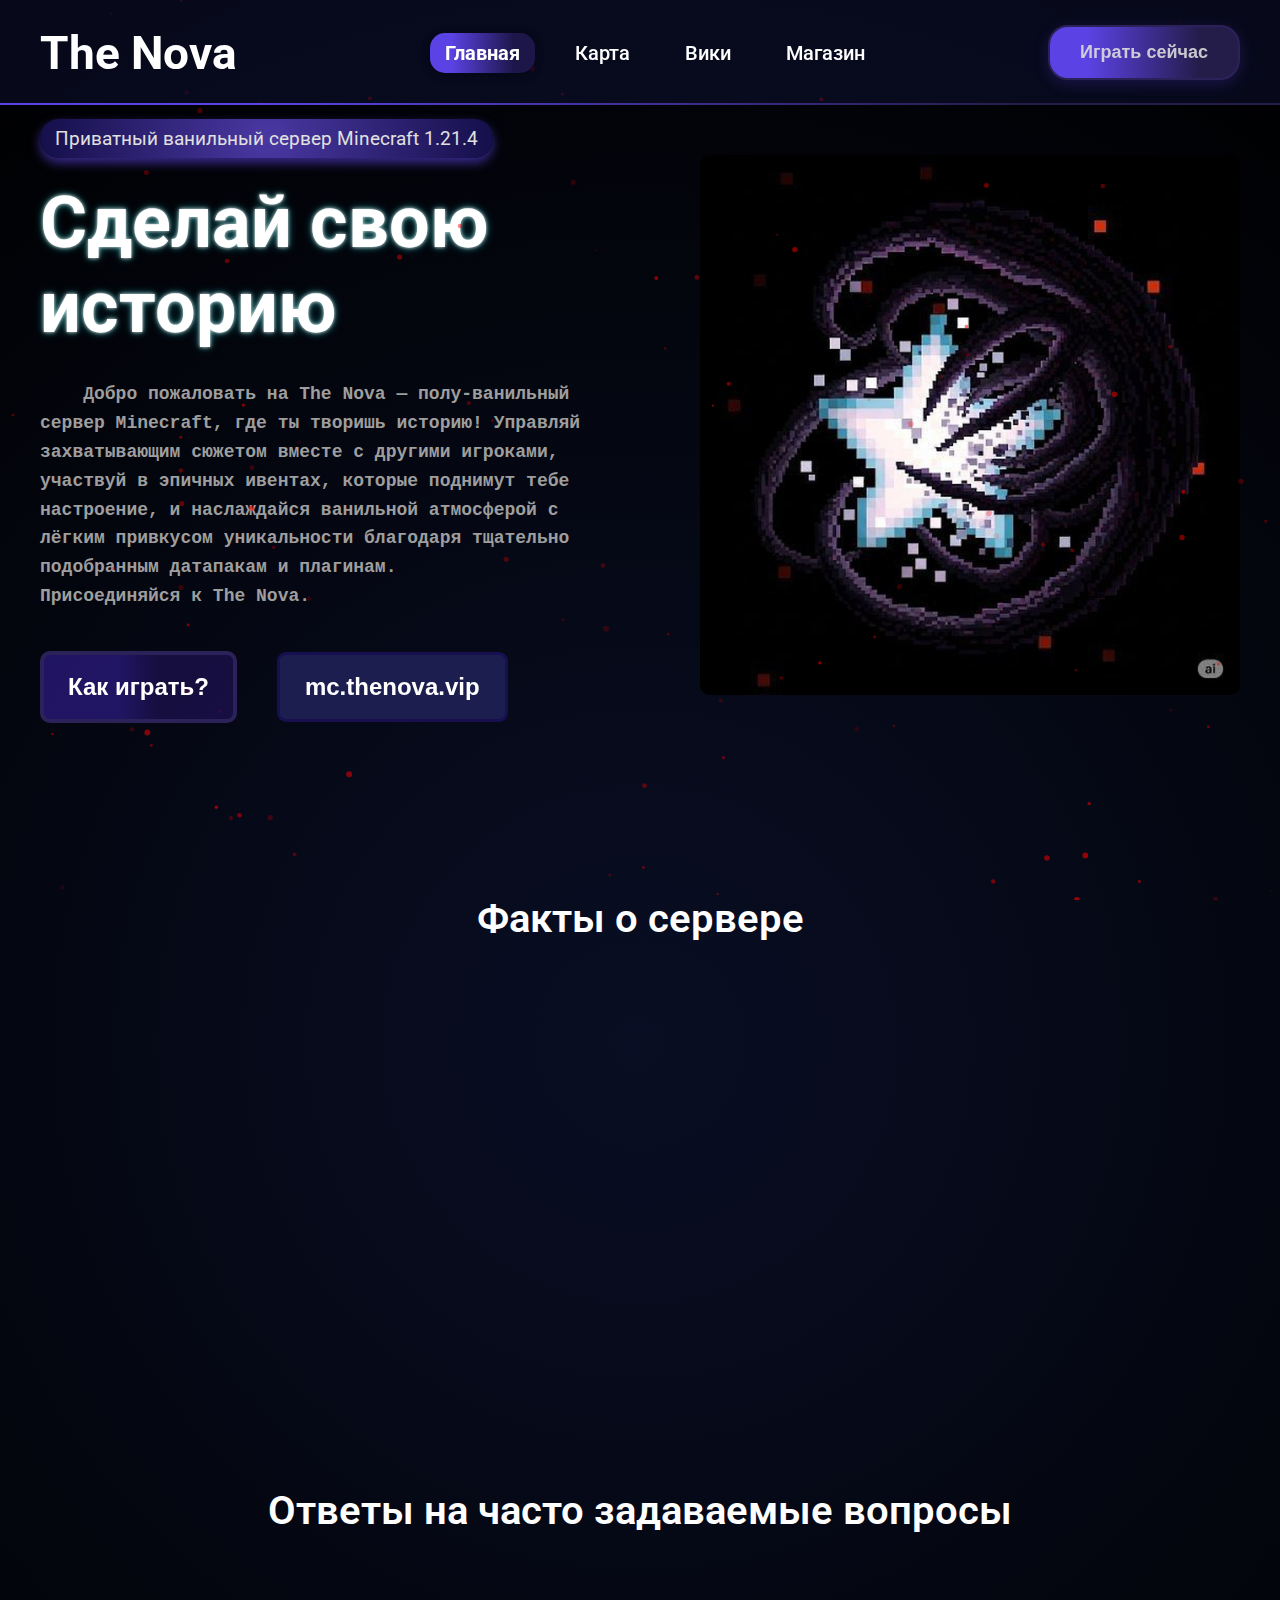
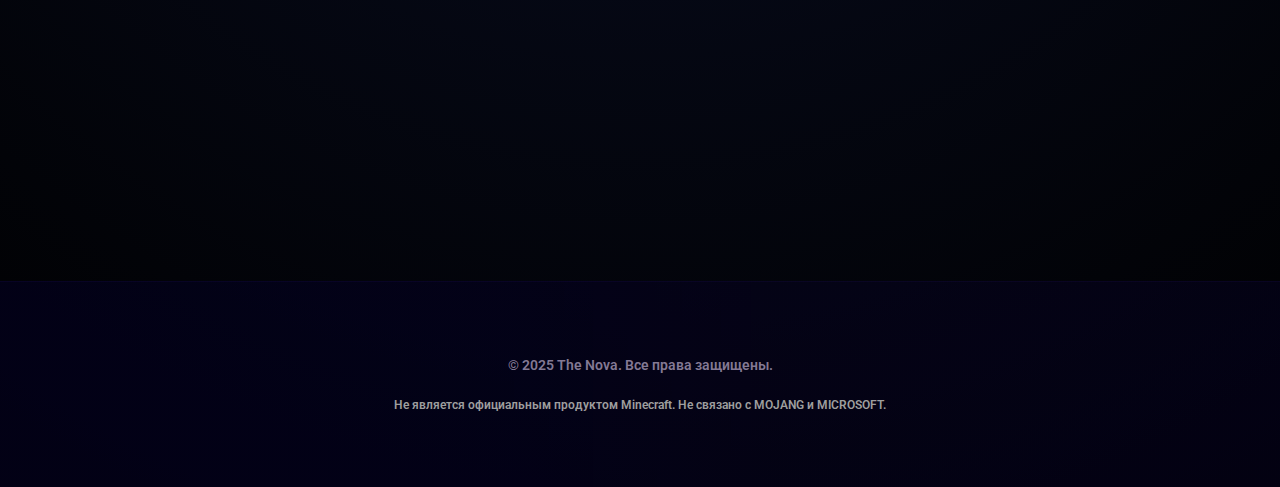
<file: index.html>
<!DOCTYPE html>
<html lang="ru">
<head>
    <meta charset="UTF-8">
    <meta name="viewport" content="width=device-width, initial-scale=1.0">
    <title>The Nova | Minecraft</title>
    <link rel="stylesheet" href="css/main.css">
    <link href="https://fonts.googleapis.com/css2?family=Roboto:wght@400;700&family=Montserrat:wght@700&display=swap" rel="stylesheet">
</head>
<body>
    <canvas id="particles-canvas"></canvas>
    
    <header>
        <div class="container">  
            <div class="logo">The Nova</div>
            <nav>
                <ul>
                    <li><a href="index.html" class="active">Главная</a></li>
                    <li><a href="https://map.thenova.vip/">Карта</a></li>
                    <li><a href="wiki.html">Вики</a></li>
                    <li><a href="#">Магазин</a></li>
                </ul>
            </nav>
            <button id="play-discord" class="btn-play">Играть сейчас</button>
        </div>
    </header>

    <main>
        
        <div class="container main-content">
            <div class="text-content">
                <span class="tag">Приватный ванильный сервер Minecraft 1.21.4</span>
                <h1>Сделай свою историю</h1>
                <p class="description">&nbsp;&nbsp;&nbsp;&nbsp;Добро пожаловать на The Nova — полу-ванильный сервер Minecraft, где ты творишь историю! Управляй захватывающим сюжетом вместе с другими игроками, участвуй в эпичных ивентах, которые поднимут тебе настроение, и наслаждайся ванильной атмосферой с лёгким привкусом уникальности благодаря тщательно подобранным датапакам и плагинам. <br>Присоединяйся к The Nova.</p>
                <div class="buttons">
                    <button id="how-to-play-btn" class="btn-play-action">Как играть?</button>
                    <button id="copy-btn" class="btn-copy">mc.thenova.vip</button>
                </div>
            </div>
            <div class="image-content">
                <img src="img/logothenova.jpg" alt="Персонажи Minecraft">
            </div>
        </div>
    </main>

    <section class="info-cards-section">
        <div class="container">
            <h2 class="section-title">Факты о сервере</h2>
            <div class="info-cards">
                <div class="card">
                    <img src="img/globe.png" alt="Активные игроки">
                    <h3>Активное</h3>
                    <p>Сообщество</p>
                </div>
                <div class="card">
                    <img src="img/wifi.png" alt="Время работы">
                    <h3>99.9%</h3>
                    <p>Время работы</p>
                </div>
                <div class="card">
                    <img src="img/shield-check.png" alt="Поддержка">
                    <h3>24/7</h3>
                    <p>Поддержка</p>
                </div>
                <div class="card">
                    <img src="img/gamepad.png" alt="Обновления">
                    <h3>Постоянные</h3>
                    <p>Обновления</p>
                </div>
            </div>
        </div>
    </section>

    <section class="qa-section" id="faq-section">
        <div class="container">
            <h2 class="section-title">Ответы на часто задаваемые вопросы</h2>

            <div class="qa-content">
                <div id="season-content" class="content-section active">
                    <div class="card">
                        <h4>Когда был вайп?</h4>
                        <p>13 июля 2025</p>
                    </div>
                    <div class="card">
                        <h4>Когда новый сезон?</h4>
                        <p>Приблизительно в середине октября</p>
                    </div>
                    <div class="card">
                        <h4>Сколько длится сезон?</h4>
                        <p>Обычно по полгода (6 месяцев)</p>
                    </div>
                </div>

            </div>
        </div>
    </section>

        <footer>
        <div class="container">
            <h3 class="copyright">
                &copy; 2025 The Nova. Все права защищены.
            </h3>
            <h3 class="disclaimer">
                Не является официальным продуктом Minecraft. Не связано с MOJANG и MICROSOFT.
            </h3>
        </div>
    </footer>

    <script src="js/particle.js"></script>
    <script src="js/script.js"></script>
</body>
</html>
</file>
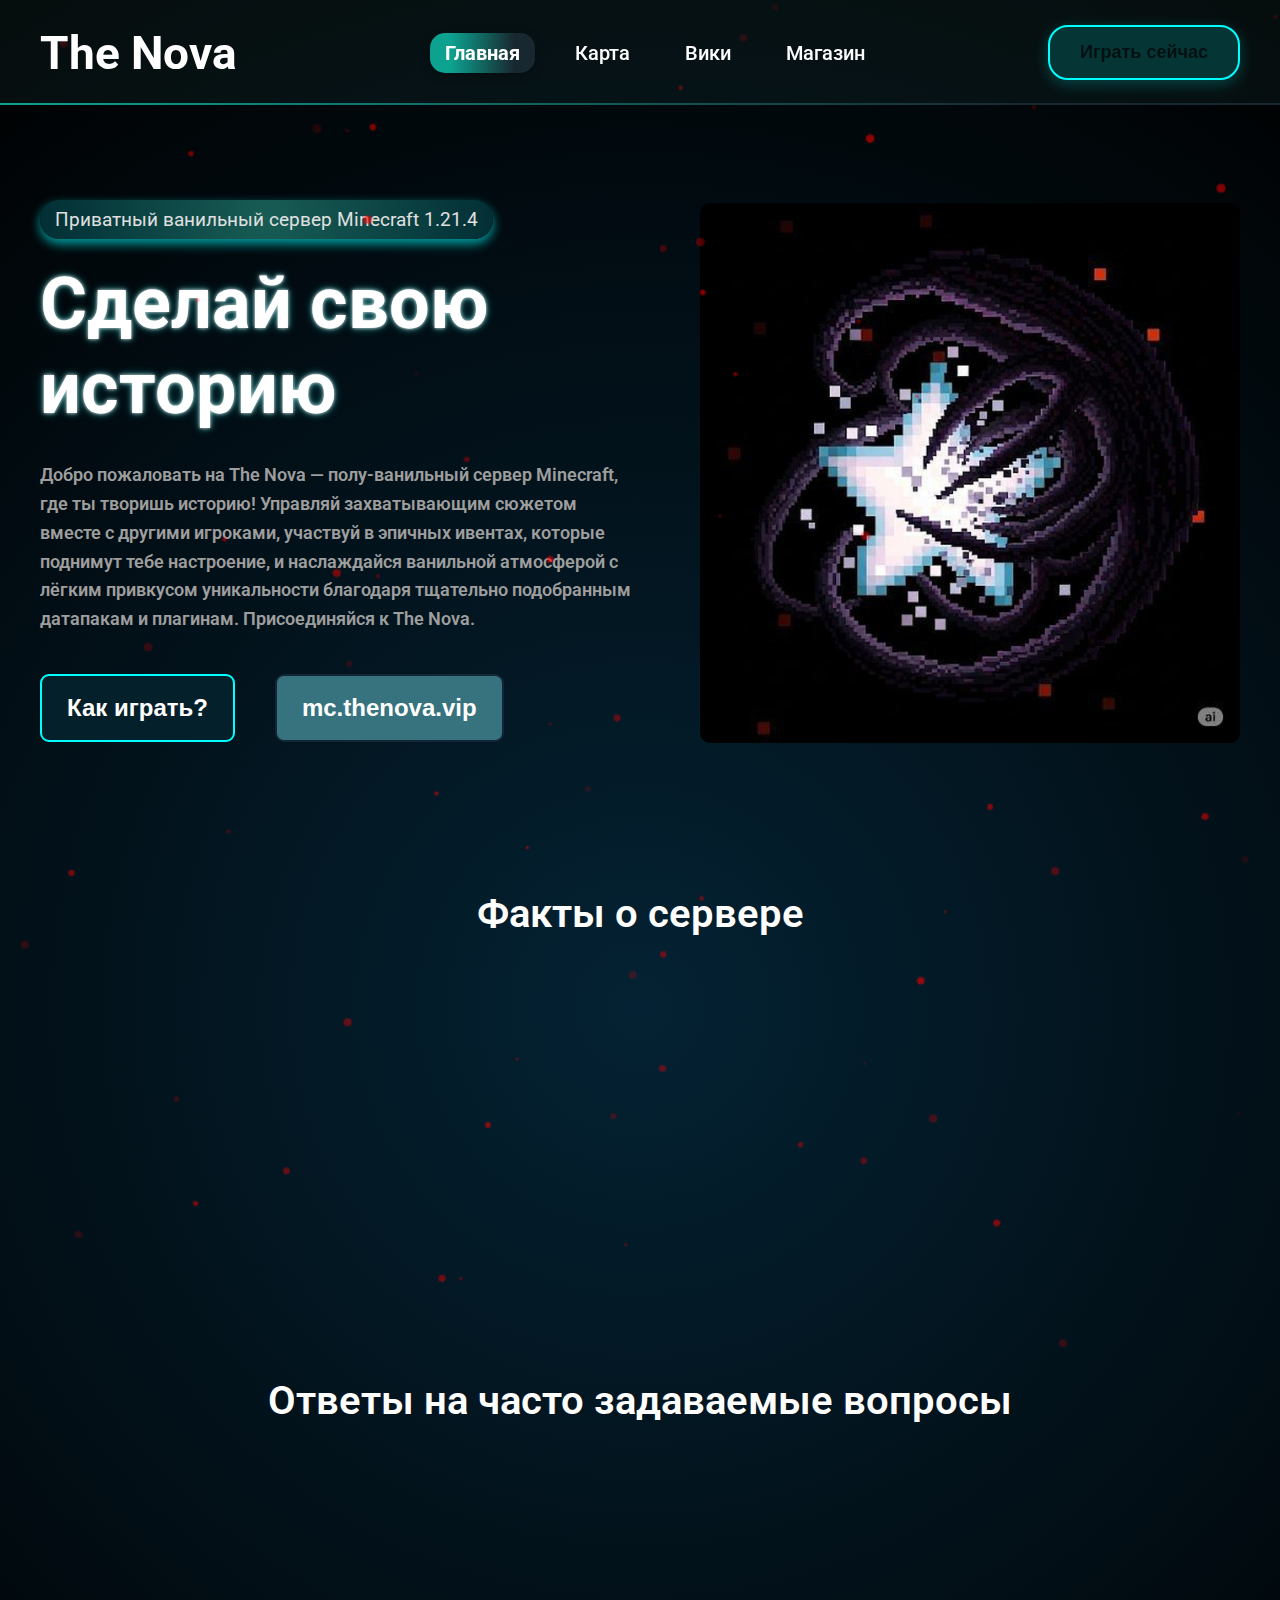
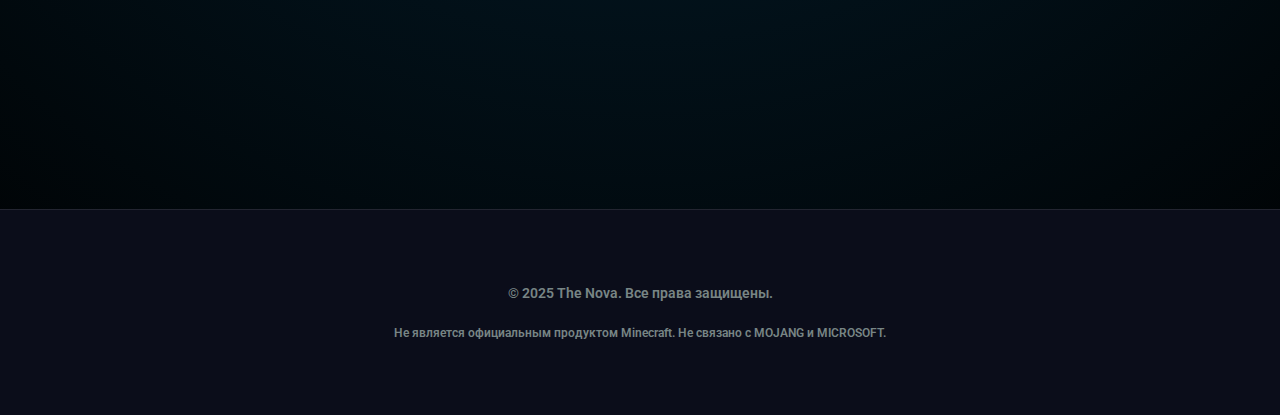
<file: thenova/index.html>
<!DOCTYPE html>
<html lang="ru">
<head>
    <meta charset="UTF-8">
    <meta name="viewport" content="width=device-width, initial-scale=1.0">
    <title>The Nova | Minecraft</title>
    <link rel="stylesheet" href="css/style.css">
    <link rel="preconnect" href="https://fonts.googleapis.com">
    <link rel="preconnect" href="https://fonts.gstatic.com" crossorigin>
    <link href="https://fonts.googleapis.com/css2?family=Roboto:wght@400;700&family=Montserrat:wght@700&display=swap" rel="stylesheet">
</head>
<body>
    <canvas id="particles-canvas"></canvas>
    
    <header>
        <div class="container">  
            <div class="logo">The Nova</div>
            <nav>
                <ul>
                    <li><a href="#" class="active">Главная</a></li>
                    <li><a href="#">Карта</a></li>
                    <li><a href="#">Вики</a></li>
                    <li><a href="#">Магазин</a></li>
                </ul>
            </nav>
            <button id="play-discord" class="btn-play">Играть сейчас</button>
        </div>
    </header>

    <main>
        
        <div class="container main-content">
            <div class="text-content">
                <span class="tag">Приватный ванильный сервер Minecraft 1.21.4</span>
                <h1>Сделай свою историю</h1>
                <p class="description">Добро пожаловать на The Nova — полу-ванильный сервер Minecraft, где ты творишь историю! Управляй захватывающим сюжетом вместе с другими игроками, участвуй в эпичных ивентах, которые поднимут тебе настроение, и наслаждайся ванильной атмосферой с лёгким привкусом уникальности благодаря тщательно подобранным датапакам и плагинам. Присоединяйся к The Nova.</p>
                <div class="buttons">
                    <button id="how-to-play-btn" class="btn-play-action">Как играть?</button>
                    <button id="copy-btn" class="btn-copy">mc.thenova.vip</button>
                </div>
            </div>
            <div class="image-content">
                <img src="img/logothenova.jpg" alt="Персонажи Minecraft">
            </div>
        </div>
    </main>

    <section class="info-cards-section">
        <div class="container">
            <h2 class="section-title">Факты о сервере</h2>
            <div class="info-cards">
                <div class="card">
                    <img src="img/globe.png" alt="Активные игроки">
                    <h3>Активное</h3>
                    <p>Сообщество</p>
                </div>
                <div class="card">
                    <img src="img/wifi.png" alt="Время работы">
                    <h3>99.9%</h3>
                    <p>Время работы</p>
                </div>
                <div class="card">
                    <img src="img/shield-check.png" alt="Поддержка">
                    <h3>24/7</h3>
                    <p>Поддержка</p>
                </div>
                <div class="card">
                    <img src="img/gamepad.png" alt="Обновления">
                    <h3>Постоянные</h3>
                    <p>Обновления</p>
                </div>
            </div>
        </div>
    </section>

    <section class="qa-section">
        <div class="container">
            <h2 class="section-title">Ответы на часто задаваемые вопросы</h2>

            <div class="qa-content">
                <div id="season-content" class="content-section active">
                    <div class="card">
                        <h4>Когда был вайп?</h4>
                        <p>8 сезон начался 14 июня 2025</p>
                    </div>
                    <div class="card">
                        <h4>Когда новый сезон?</h4>
                        <p>О новом сезоне мы объявляем сильно заранее до вайпа, чтобы игроки успели завершить свои проекты</p>
                    </div>
                    <div class="card">
                        <h4>Сколько длится сезон?</h4>
                        <p>Текущий сезон продлится не менее полугода</p>
                    </div>
                </div>

            </div>
        </div>
    </section>

        <footer>
        <div class="container">
            <h3 class="copyright">
                &copy; 2025 The Nova. Все права защищены.
            </h3>
            <h3 class="disclaimer">
                Не является официальным продуктом Minecraft. Не связано с MOJANG и MICROSOFT.
            </h3>
        </div>
    </footer>

    <script src="js/particle.js"></script>
    <script src="js/script.js"></script>
</body>
</html>
</file>
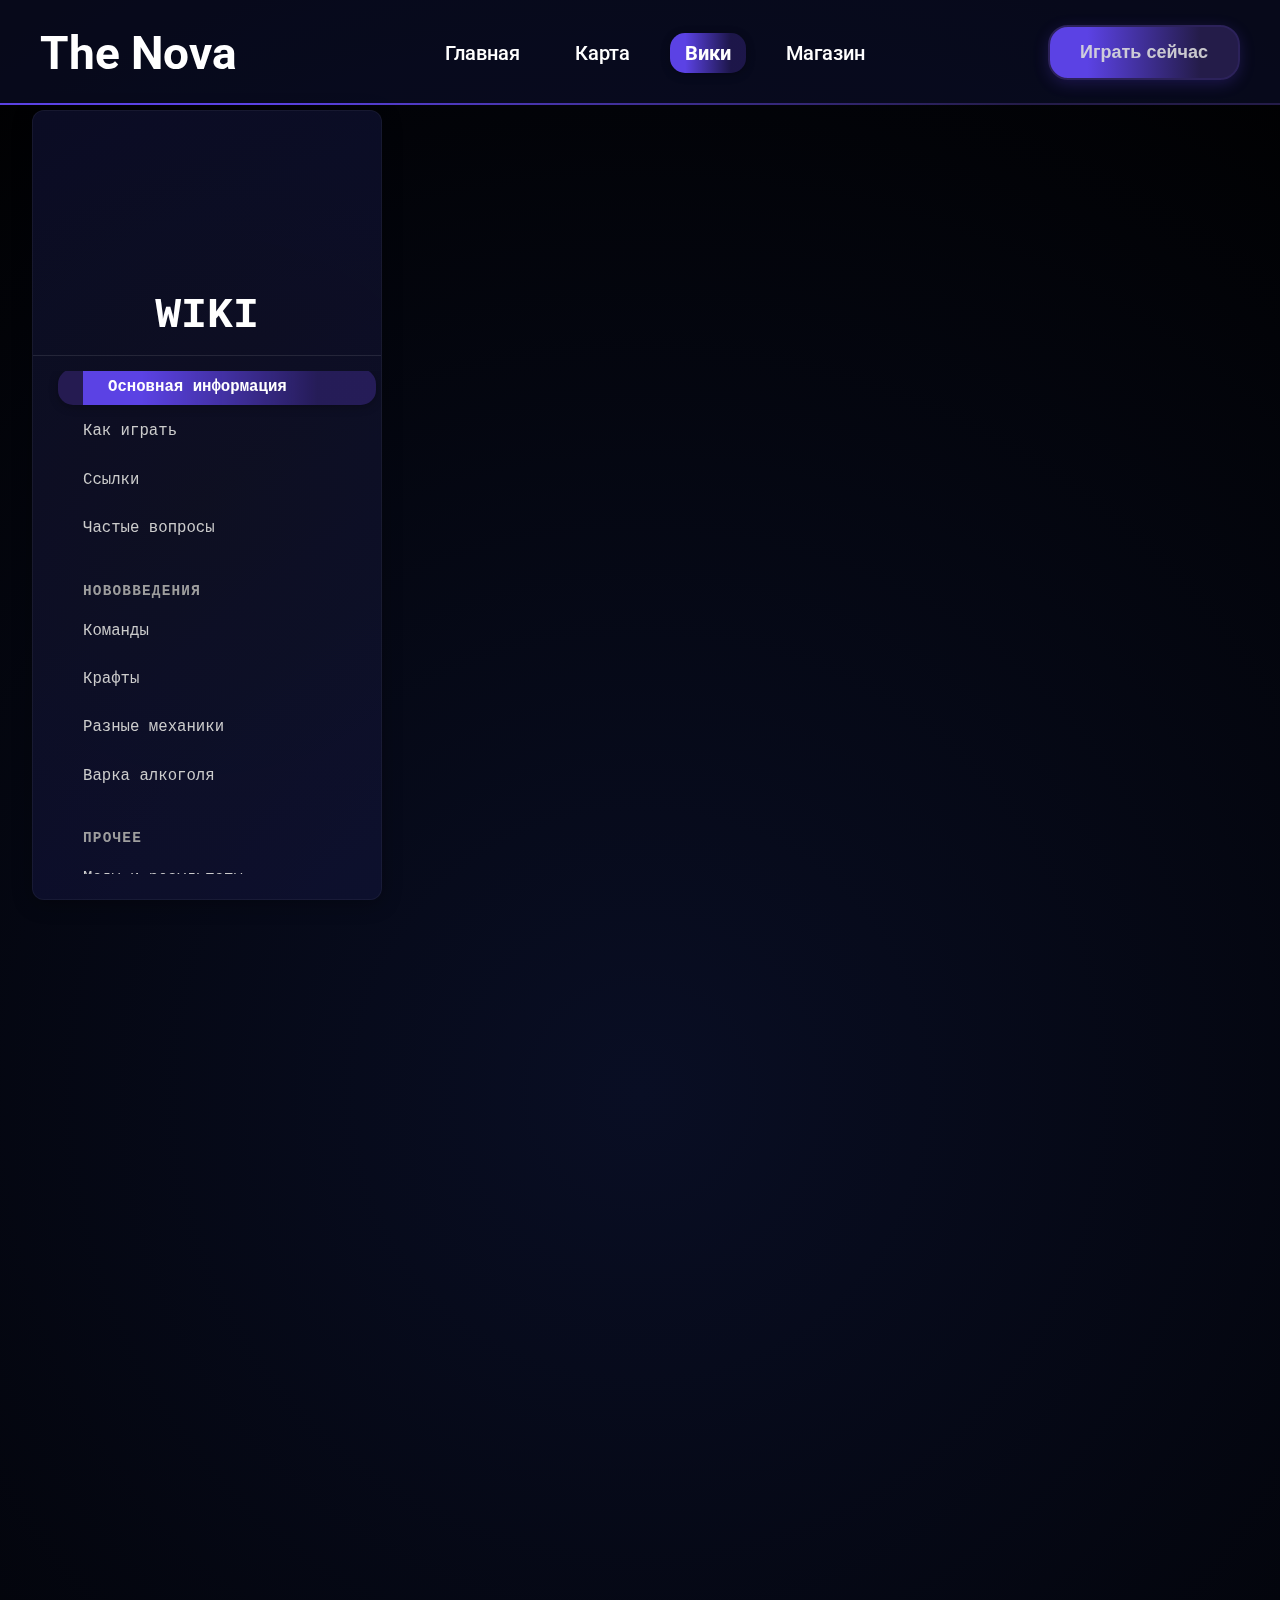
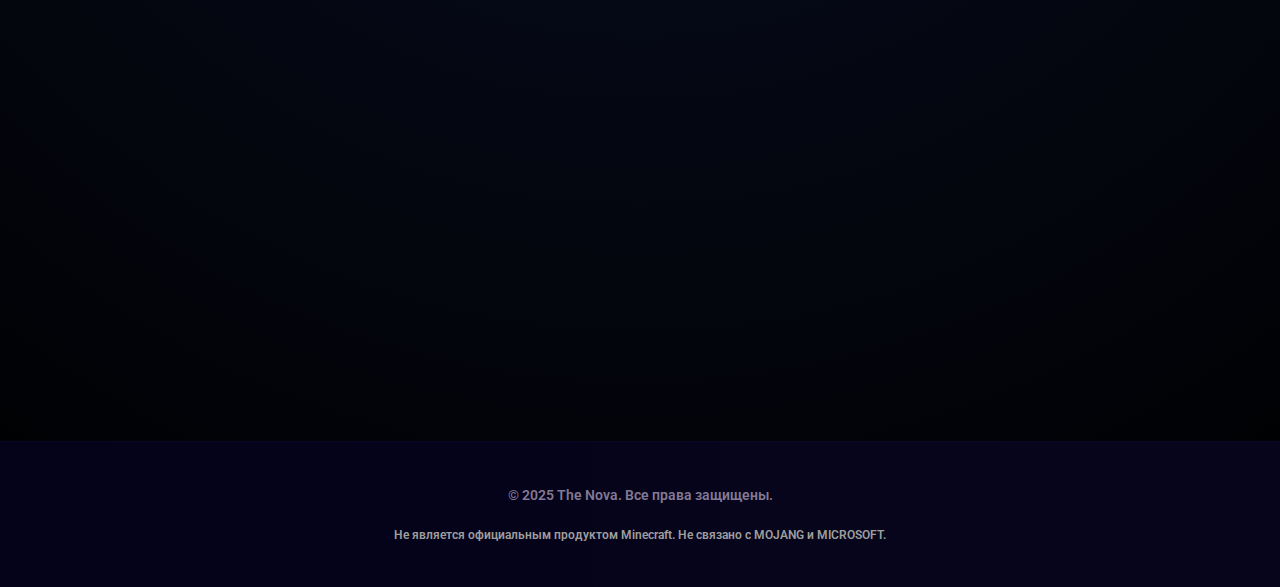
<file: wiki.html>
<!DOCTYPE html>
<html lang="ru">
<head>
    <meta charset="UTF-8">
    <meta name="viewport" content="width=device-width, initial-scale=1.0">
    <title>The Nova | Вики</title>
    
    <link rel="stylesheet" href="css/main.css"> 
    <link rel="stylesheet" href="css/wiki.css"> 
    
    <link rel="preconnect" href="https://fonts.googleapis.com">
    <link rel="preconnect" href="https://fonts.gstatic.com" crossorigin>
    <link href="https://fonts.googleapis.com/css2?family=Roboto:wght@400;700&family=Montserrat:wght@700&display=swap" rel="stylesheet">
</head>
<body>

    <header>
        <div class="container">  
            <div class="logo">The Nova</div>
            <nav>
                <ul>
                    <li><a href="index.html">Главная</a></li>
                    <li><a href="https://map.thenova.vip/">Карта</a></li>
                    <li><a href="wiki.html" class="active">Вики</a></li>
                    <li><a href="#">Магазин</a></li>
                </ul>
            </nav>
            <button id="play-discord" class="btn-play">Играть сейчас</button>
        </div>
    </header>
    
    <div class="page-wrapper">
        <section class="wiki-section">
            <div class="wiki-container">
                
                <aside class="sidebar">
                    <h2 class="sidebar-title">WIKI</h2>
                    <nav class="sidebar-nav">
                        <ul>
                            <li><a href="#" class="nav-item active">Основная информация</a></li>
                            <li><a href="#" class="nav-item">Как играть</a></li>
                            <li><a href="https://t.me/thenovavip" class="nav-item">Ссылки</a></li>
                            <li><a href="index.html#faq-section" class="nav-item">Частые вопросы</a></li>
                            
                            <li class="nav-heading">Нововведения</li>
                            <li><a href="#" class="nav-item">Команды</a></li>
                            <li><a href="#" class="nav-item">Крафты</a></li>
                            <li><a href="#" class="nav-item">Разные механики</a></li>
                            <li><a href="#" class="nav-item">Варка алкоголя</a></li>

                            <li class="nav-heading">Прочее</li>
                            <li><a href="#" class="nav-item">Моды и результаты</a></li>
                        </ul>
                    </nav>
                </aside>

                <main class="wiki-content">
                    
                    <h1 class="content-title">Основная информация</h1>
                    
                    <p>Добро пожаловать на Andromeda — полу-ванильный сервер Майнкрафт!</p>
                    <p>Управляй захватывающим сюжетом вместе с другими игроками, участвуй в эпичных ивентах, которые поднимут тебе настроение, и наслаждайся ванильной атмосферой с лёгким привкусом уникальности благодаря тщательно подобранным датапакам и плагинам.</p>
                    
                    <h2 class="content-subtitle">Как играется?</h2>
                    <p>Для игры на проекте вам необходимо вступить в наш Discord и подать заявку. Далее cначала стоит ознакомиться с правилами сервера. Там же в дискорде можете узнать версию и ip сервера. Теперь вы можете зайти и наслаждаться игрой и дружным сообществом.</p>

                    <div class="video-container">
                        <iframe width="560" height="315" src="https://www.youtube.com/embed/XXXXXX" frameborder="0" allowfullscreen></iframe>
                    </div>
                    
                    <div class="dop-content">
                        <h2>Дополнительный контент для теста</h2>
                        <p>Это длинный абзац для проверки высоты sidebar. Lorem ipsum dolor sit amet, consectetur adipiscing elit. Sed do eiusmod tempor incididunt ut labore et dolore magna aliqua. Ut enim ad minim veniam, quis nostrud exercitation ullamco laboris nisi ut aliquip ex ea commodo consequat. Duis aute irure dolor in reprehenderit in voluptate velit esse cillum dolore eu fugiat nulla pariatur. Excepteur sint occaecat cupidatat non proident, sunt in culpa qui officia deserunt mollit anim id est laborum.</p>
                        <p>Sed ut perspiciatis unde omnis iste natus error sit voluptatem accusantium doloremque laudantium, totam rem aperiam, eaque ipsa quae ab illo inventore veritatis et quasi architecto beatae vitae dicta sunt explicabo. Nemo enim ipsam voluptatem quia voluptas sit aspernatur aut odit aut fugit, sed quia consequuntur magni dolores eos qui ratione voluptatem sequi nesciunt.</p>
                    </div>
                </main>

            </div>
        </section>
    </div>
    
    <footer>
        <div class="container">
            <h3 class="copyright">
                &copy; 2025 The Nova. Все права защищены.
            </h3>
            <h3 class="disclaimer">
                Не является официальным продуктом Minecraft. Не связано с MOJANG и MICROSOFT.
            </h3>
        </div>
    </footer>

    <script src="js/particle.js"></script>
    <script src="js/script.js"></script>
</body>
</html>
</file>
<file: css/main.css>
/*
 __________.__                    .___    .__
 \______   \  |   ____   ____   __| _/_ __|  |   ____   ____  
 |    |  _/  |  /  _ \ /  _ \ / __ |  |  \  |  /  _ \ /    \ 
 |    |   \  |_(  <_> |  <_> ) /_/ |  |  /  |_(  <_> )   |  \
 |______  /____/\____/ \____/\____ |____/|____/\____/|___|  / 
          \/                        \/                      \/
*/

@import url('./base/colors.css');
@import url('./base/reset.css');
@import url('./base/typography.css');
@import url('./components/buttons.css');
@import url('./components/cards.css');
@import url('./components/header.css');

html {
    scroll-behavior: smooth;
}

.main-content {
    display: flex;
    justify-content: space-between;
    align-items: center;
    padding-top: 100px;
    min-height: calc(100vh - 150px);
}

.text-content {
    max-width: 55%;
}

.tag {
    background: var(--bg-tag);
    padding: 8px 15px;
    border-radius: 19px;
    font-size: 19px;
    color: var(--color-tag);
    box-shadow: var(--shadow-tag);
}

.buttons {
    display: flex;
    align-items: center;
    margin-top: 40px;
}

.server-ip {
    margin-left: 0;
    margin-top: 10px;
    text-align: center;
    color: var(--color-text-secondary);
}

.image-content {
    max-width: 100%;
    margin: 20px 0;
}

.image-content img {
    width: 100%; 
    height: auto;
    border-radius: 10px;
    display: block;
}

.social-links {
    margin-top: 20px;
    display: flex;
    justify-content: center;
    gap: 15px;
    z-index: 2;
}

.social-links a img {
    width: 30px;
    height: 30px;
    transition: transform 0.2s ease-in-out;
}

footer {
    padding: 50px 0;
    text-align: center;
    background: var(--bg-footer);
    color: var(--color-text-footer);
    font-size: 0.9em;
    border-top: var(--border-footer);
}

footer .container {
    max-width: 1200px;
    margin: 0 auto;
}

footer p {
    margin: 0;
    line-height: 1.5;
}

@media (max-width: 768px) {
    .container {
        padding: 0 15px;
    }

    header .container {
        flex-direction: column;
        text-align: center;
    }

    .btn-play {
        margin-top: 15px;
    }

    nav ul {
        flex-direction: column;
        margin-top: 15px;
    }

    nav li {
        margin: 5px 0;
    }

    .main-content {
        flex-direction: column;
        text-align: center;
        padding-top: 50px;
    }

    .text-content {
        max-width: 100%;
    }

    .image-content {
        max-width: 80%;
        margin-top: 30px;
    }

    .buttons {
        flex-direction: column;
        align-items: stretch;
    }

    .btn-copy {
        width: 100%;
        margin-bottom: 10px;
    }
    
    .server-ip {
        margin-left: 0;
        margin-top: 10px;
        text-align: center;
    }

    h1 {
        font-size: 40px;
        line-height: 1.2;
    }

    .description {
        font-size: 16px;
    }

    .info-cards {
        flex-direction: column;
        gap: 15px;
    }
}
</file>
<file: thenova/css/style.css>
@media (max-width: 768px) {
    .container {
        padding: 0 15px;
    }

    header .container {
        flex-direction: column;
        text-align: center;
    }

    .btn-play {
        margin-top: 15px;
    }

    nav ul {
        flex-direction: column;
        margin-top: 15px;
    }

    nav li {
        margin: 5px 0;
    }

    .main-content {
        flex-direction: column;
        text-align: center;
        padding-top: 50px;
    }

    .text-content {
        max-width: 100%;
    }

    .image-content {
        max-width: 80%;
        margin-top: 30px;
    }

    .buttons {
        flex-direction: column;
        align-items: stretch;
    }

    .btn-copy {
        width: 100%;
        margin-bottom: 10px;
    }
    
    .server-ip {
        margin-left: 0;
        margin-top: 10px;
        text-align: center;
    }

    h1 {
        font-size: 40px;
        line-height: 1.2;
    }

    .description {
        font-size: 16px;
    }
}

body {
    background: radial-gradient(circle, #042233, #000000);
    background-repeat: no-repeat, no-repeat;
    background-size: cover, cover;
    color: #ffffff;
    font-family: 'Roboto', sans-serif;
    margin: 0;
    padding: 0;
    min-height: 100vh;
}

header {
    position: fixed;
    top: 0;
    left: 0;
    width: 100%;
    z-index: 100;

    background-color: rgba(35, 70, 68, 0.185);

    transition: background-color 0.3s ease, backdrop-filter 0.3s ease;
}

header.scrolled {
    background-color: rgba(35, 70, 68, 0.185);
    backdrop-filter: blur(10px);
}

header::after {
    content: '';
    display: block;
    width: 100%;
    height: 2px;
    background: linear-gradient(90deg, #0ec5adce 0%, #182830 80%);
    position: absolute;
    bottom: 0;
    left: 0;
}

.container {
    max-width: 1600px;
    margin: 0 auto;
    padding: 0 40px;
}

header .container {
    display: flex;
    justify-content: space-between;
    align-items: center;
    padding: 25px 40px;
}

.section-title {
    text-align: center;
    margin-bottom: 40px;
    font-size: 2.5em;
    color: #fff;
}

.logo {
    font-size: 46px;
    font-weight: bold;
}

nav ul {
    list-style: none;
    margin: 0;
    padding: 0;
    display: flex;
}

nav li {
    margin-left: 25px;
}

nav a.active {
    background: linear-gradient(90deg, #0ec5adce 20%, #182830 80%);
    color: #FFFFFF;
    padding: 8px 15px;
    border-radius: 15px;
    font-weight: bold;
    box-shadow: 0 2px 10px rgba(0, 0, 0, 0.3);
    transform: translateY(-2px);
}

nav a.active:hover {
    transform: translateY(-2px);
}

#particles-canvas {
    position: fixed;
    top: 0;
    left: 0;
    width: 150%;
    height: 150%;
    z-index: 0;
}

nav a {
    color: #ffffff;
    text-decoration: none;
    font-size: 20px;
    font-weight: 500;
    padding: 8px 15px;
    position: relative;
    transition: color 0.3s;
}

nav a::after {
    content: '';
    position: absolute;
    bottom: 0;
    left: 0;
    width: 0;
    height: 2px;
    background: linear-gradient(90deg, #00FFFF 0%, #1a2333 100%);
    transition: width 0.3s ease-in-out;
}

nav a:hover {
    color: #00FFFF;
}

nav a:hover::after {
    width: 100%;
}

.btn-play-action {
    background-color: #04202b;
    border: 2px solid #00FFFF; 
    color: #ffffff;
    padding: 18px 25px;
    border-radius: 9px;
    font-size: 24px;
    font-weight: bold;
    cursor: pointer;
    margin-right: 40px;
    transition: transform 0.2s, background-color 0.2s, box-shadow 0.3s;
    z-index: 1;
}

.btn-play-action:hover {
    background-color: #5d42e4; 
    transform: scale(1.1);
    box-shadow: 0 0 10px #5d42e4;
}

.btn-copy {
    background-color: #36737e;
    color: #ffffff;
    padding: 18px 25px;
    border: 2px solid #152538; 
    border-radius: 9px;
    font-size: 24px;
    font-weight: bold;
    cursor: pointer;
    margin-right: 10px;
    transition: transform 0.2s, background-color 0.2s, box-shadow 0.3s;
    z-index: 1;
}

.btn-copy:hover {
    background-color: #2d419b;
    transform: scale(1.1);
    box-shadow: 0 0 10px #5d42e4;
}

.btn-play {
    background-color: #063535;
    border: 2px solid #00FFFF; 
    color: #000000b2;
    padding: 15px 30px;
    text-decoration: none;
    border-radius: 20px;
    font-weight: bold;
    font-size: 18px;
    transition: background-color 0.3s, border-color 0.3s, box-shadow 0.3s, transform 0.3s;
    box-shadow: 0 4px 15px rgba(0, 255, 255, 0.233);
}

.btn-play:hover {
    background-color: #1affff;
    border-color: #1affff;
    transform: translateY(-5px); 
    box-shadow: 0 8px 25px rgba(0, 255, 255, 0.6);
}

.main-content {
    display: flex;
    justify-content: space-between;
    align-items: center;
    padding-top: 100px;
    min-height: calc(100vh - 150px);
}

.text-content {
    max-width: 55%;
}

.tag {
    background: radial-gradient(circle, #1f756ac5, #022f35);
    padding: 8px 15px;
    border-radius: 19px;
    font-size: 19px;
    color: #e0e0e0;
    box-shadow: 0 5px 11px rgba(0, 255, 255, 0.6);
}

h1 {
    font-size: 72px;
    font-weight: 700;
    margin: 30px 0;
    text-shadow: 0 0 3px #ffffff88, 0 0 5px #ffffff8c, 0 0 10px #00ffff67;
}

h2 {
    font-size: 36px;
    font-weight: 600;
    margin: 35px 0;
    color: #00FFFF;
}

h3 {
    font-size: 14px;
    font-weight: 600;
    margin: 25px 0;
    color: #788585;
}

h4 {
    font-size: 24px;
    font-weight: 700;
    margin: 20px 0;
    color: #55b8b8;
}

p {
    font-size: 30px;
    font-weight: 600;
    margin: 10px 0;
    color: #ccc;
}

footer {
    padding: 50px 0;
    text-align: center;
    background-color: #0b0d1a;
    color: #888;
    font-size: 0.9em;
    border-top: 1px solid rgba(255, 255, 255, 0.1);
}

footer .container {
    max-width: 1200px;
    margin: 0 auto;
}

footer p {
    margin: 0;
    line-height: 1.5;
}

.disclaimer {
    margin-top: 14px;
    font-size: 0.8em;
}

.description {
    font-size: 18px;
    line-height: 1.6;
    max-width: 90%;
    color:rgb(158, 158, 158)
}

.buttons {
    display: flex;
    align-items: center;
    margin-top: 40px;
}

.social-links {
    margin-top: 20px;
    display: flex;
    justify-content: center;
    gap: 15px;
    z-index: 2;
}

.social-links a img {
    width: 30px;
    height: 30px;
    transition: transform 0.2s ease-in-out;
}

.image-content {
    max-width: 45%;
}

.image-content img {
    width: 100%;
    height: auto;
    border-radius: 10px;
}

.info-cards-section {
    padding-top: 5px;
    padding-bottom: 80px;
}

.info-cards {
    display: flex;
    justify-content: space-between;
    gap: 10px;
    opacity: 0;
    transform: translateY(20px);
    transition: opacity 2s ease-out, transform 1s ease-out;
}

.info-cards.is-visible {
    opacity: 1;
    transform: translateY(0);
}

.card {
    background: radial-gradient(circle, #2585888e, #021f2c98);
    border-radius: 10px;
    padding: 30px;
    text-align: center;
    flex: 1;
    box-shadow: 0 4px 20px rgba(0, 0, 0, 0.3);
    transition: transform 0.3s ease-in-out, box-shadow 0.3s ease-in-out;
}

.card:hover {
    transform: translateY(-10px);
    box-shadow: 0 0 10px #00FFFF;
}

.card img {
    width: 60px;
    height: auto;
    margin-bottom: 15px;
    opacity: 0.8;
}

.card h3 {
    font-size: 36px;
    font-weight: 700;
    margin: 0 0 5px;
    color: #00FFFF;
    text-shadow: 0 0 5px rgba(0, 255, 255, 0.5);
}

.card p {
    font-size: 16px;
    margin: 0;
    color: #e0e0e0;
}


.category-buttons {
    display: flex;
    gap: 10px;
    margin-bottom: 20px;
}

.category-btn {
    padding: 10px 20px;
    background: #333;
    color: #fff;
    border: none;
    border-radius: 8px;
    cursor: pointer;
    transition: background-color 0.3s ease;
}

.category-btn.active {
    background: #555;

}

.content-section {
    display: none;
    opacity: 0;
    transition: opacity 0.5s ease;
}

.content-section.active {
    display: grid;
    opacity: 1;
    grid-template-columns: repeat(3, 1fr);
    gap: 20px;
}

.qa-section {
    padding-top: 80px;
    padding-bottom: 80px;
}

.qa-content {
    margin-bottom: 80px;
}

.qa-content {
    opacity: 0;
    transform: translateY(50px);
    transition: opacity 2s ease-out, transform 2s ease-out;
}

.qa-content.is-visible {
    opacity: 1;
    transform: translateY(0);
}

@media (max-width: 768px) {
    .info-cards {
        flex-direction: column;
        gap: 15px;
    }
}
</file>
<file: css/wiki.css>
@import url('./base/colors.css');
@import url('./base/reset.css');
@import url('./base/typography.css');
@import url('./components/buttons.css');
@import url('./components/cards.css');
@import url('./components/header.css');

.page-wrapper {
    display: flex;
    flex-direction: column;
    min-height: 100vh;
}

body {
    margin: 0;
    padding: 0;
    overflow-x: hidden;
}

.wiki-section {
    padding: 110px 0 40px;
    background-color: radial-gradient(circle, #090e24, #000000);
    flex: 1;
}

.wiki-container {
    display: flex;
    width: 95%;
    max-width: 1400px;
    margin: 0 auto;
    gap: 40px;
    align-items: flex-start;
}

.sidebar {
    flex: 0 0 350px;
    background: radial-gradient(circle, #15162e9c, #12143b98);
    padding: 25px 0;
    border-radius: 12px;
    position: sticky;
    top: 110px;
    box-shadow: 0 4px 20px rgba(0, 0, 0, 0.3);
    border: 1px solid rgba(255, 255, 255, 0.05);
    height: auto;
    max-height: calc(100vh - 110px);
    display: flex;
    flex-direction: column;
    min-height: 0;
    overflow: hidden;
    z-index: 3;
    box-sizing: border-box;
}

.sidebar-title {
    color: #fff;
    text-align: center;
    font-size: 2.7rem;
    font-weight: 700;
    padding: 15px 25px;
    margin-bottom: 15px;
    border-bottom: 1px solid rgba(255, 255, 255, 0.1);
    font-family: 'Monocraft', monospace;
    flex-shrink: 0;
}

.sidebar-nav {
    flex: 1 1 auto;
    overflow-y: auto;
    overflow-x: hidden;
    padding-right: 5px;
    display: block;
}

.sidebar-nav ul {
    list-style: none;
    padding: 0;
    margin: 0;
    height: auto;
    display: block;
}

.nav-item {
    display: block;
    padding: 14px 25px;
    text-decoration: none;
    color: var(--color-text-secondary, #a0a0c0);
    transition: all 0.2s ease;
    font-size: 0.98rem;
    font-family: 'Monocraft', monospace;
    border-radius: 0 8px 8px 0;
    box-sizing: border-box;
    max-width: 100%;
    width: 100%;
    white-space: normal;
    word-break: break-all;
    overflow-wrap: break-word;
    line-height: 1.3;
}

.nav-item:hover {
    background: linear-gradient(90deg, #1c147aad 40%, #13066b9f 60%);
    padding: 13px 25px 13px;
    color: #fff;
    transform: translateX(5px);
    border-radius: 25px;
}

.nav-item.active {
    background-color: var(--color-accent, #56439baf);
    color: #fff;
    border-left: 25px solid var(--color-primary, #261a4452);
    padding-left: 25px;
    font-weight: 600;
}

.nav-heading {
    color: var(--color-text-muted, #707090);
    font-size: 0.9rem;
    padding: 20px 25px 8px;
    text-transform: uppercase;
    letter-spacing: 1.2px;
    font-weight: 700;
    font-family: 'Monocraft', monospace;
    margin-top: 10px;
    white-space: normal;
    word-break: break-all;
    overflow-wrap: break-word;
}

.wiki-content {
    flex-grow: 1;
    background: radial-gradient(circle, #15162e9c, #12143b98);
    padding: 40px;
    border-radius: 12px;
    color: var(--color-text-primary, #e0e0e0);
    box-shadow: 0 4px 20px rgba(0, 0, 0, 0.3);
    border: 1px solid rgba(255, 255, 255, 0.05);
    font-family: 'Roboto', sans-serif;
    line-height: 1.7;
    display: flex;
    flex-direction: column;
    min-height: 600px;
    animation: slideInFromRight 0.5s ease-out forwards;
    opacity: 0;
    transform: translateX(100%);
}

@keyframes slideInFromRight {
    from {
        opacity: 0;
        transform: translateX(100%);
    }
    to {
        opacity: 1;
        transform: translateX(0);
    }
}

.content-banner {
    width: 100%;
    height: auto;
    border-radius: 10px;
    box-shadow: 0 4px 15px rgba(0, 0, 0, 0.2);
    object-fit: cover;
}

.content-title {
    font-size: 2.5rem;
    margin-bottom: 25px;
    color: #fff;
    font-weight: 700;
    font-family: 'Montserrat', sans-serif;
    line-height: 1.2;
    flex-shrink: 0;
}

.content-subtitle {
    font-size: 1.8rem;
    margin: 35px 0 20px;
    color: #fff;
    font-weight: 600;
    font-family: 'Montserrat', sans-serif;
    flex-shrink: 0;
}

.wiki-content p {
    font-size: 1.05rem;
    margin-bottom: 20px;
    text-align: justify;
    white-space: normal;
    word-break: normal;
    overflow-wrap: normal;
    hyphens: none;
    -webkit-hyphens: none;
    -ms-hyphens: none;
}

.wiki-content h1, .wiki-content h2 {
    color: #fff;
    flex-shrink: 0;
}

.dop-content {
    margin-top: 40px;
    padding: 20px;
    background: rgba(255, 255, 255, 0.05);
    border-radius: 8px;
    flex: 1;
    display: flex;
    flex-direction: column;
    justify-content: flex-start;
}

.dop-content p {
    white-space: normal;
    word-break: normal;
    overflow-wrap: normal;
    hyphens: none;
    -webkit-hyphens: none;
    -ms-hyphens: none;
}

.video-container {
    position: relative;
    width: 100%;
    max-width: 800px;
    margin: 30px auto;
    border-radius: 10px;
    overflow: hidden;
    box-shadow: 0 4px 20px rgba(0, 0, 0, 0.3);
    flex-shrink: 0;
}

.video-container iframe {
    width: 100%;
    height: 400px;
    border: none;
    display: block;
}

footer {
    flex-shrink: 0;
    background-color: var(--color-footer-bg, #0a0a1a);
    padding: 20px 0;
    text-align: center;
    color: #a0a0c0;
}

@media (max-width: 1024px) {
    .wiki-container {
        width: 98%;
        gap: 30px;
    }
    
    .sidebar {
        flex: 0 0 250px;
        top: 90px;
        max-height: calc(100vh - 110px);
    }
    
    .wiki-content {
        padding: 30px 25px;
        min-height: 500px;
    }
    
    .header-fixed {
        height: 70px;
    }
    
    .wiki-section {
        padding-top: 90px;
    }
}

@media (max-width: 768px) {
    .page-wrapper {
        min-height: auto;
    }
    
    .wiki-container {
        flex-direction: column;
        gap: 25px;
        align-items: stretch;
    }
    
    .sidebar {
        flex: 0 0 auto;
        position: static;
        top: auto;
        max-height: none;
        order: 1;
        height: auto;
        overflow-y: visible;
        overflow-x: visible;
    }
    
    .nav-item {
        white-space: normal;
        overflow: visible;
        text-overflow: clip;
    }
    
    .wiki-content {
        padding: 25px 20px;
        order: 2;
        min-height: auto;
    }
    
    .header-fixed {
        height: 60px;
    }
    
    .wiki-section {
        padding: 80px 0 30px;
    }
    
    .content-title {
        font-size: 2rem;
    }
    
    .content-subtitle {
        font-size: 1.5rem;
    }
    
    .video-container iframe {
        height: 250px;
    }
}

@media (max-width: 480px) {
    .wiki-content {
        padding: 20px 15px;
    }
    
    .sidebar-title {
        font-size: 1.1rem;
        padding: 12px 20px;
    }
    
    .nav-item {
        font-size: 0.95rem;
        padding: 10px 15px;
    }
}
</file>
